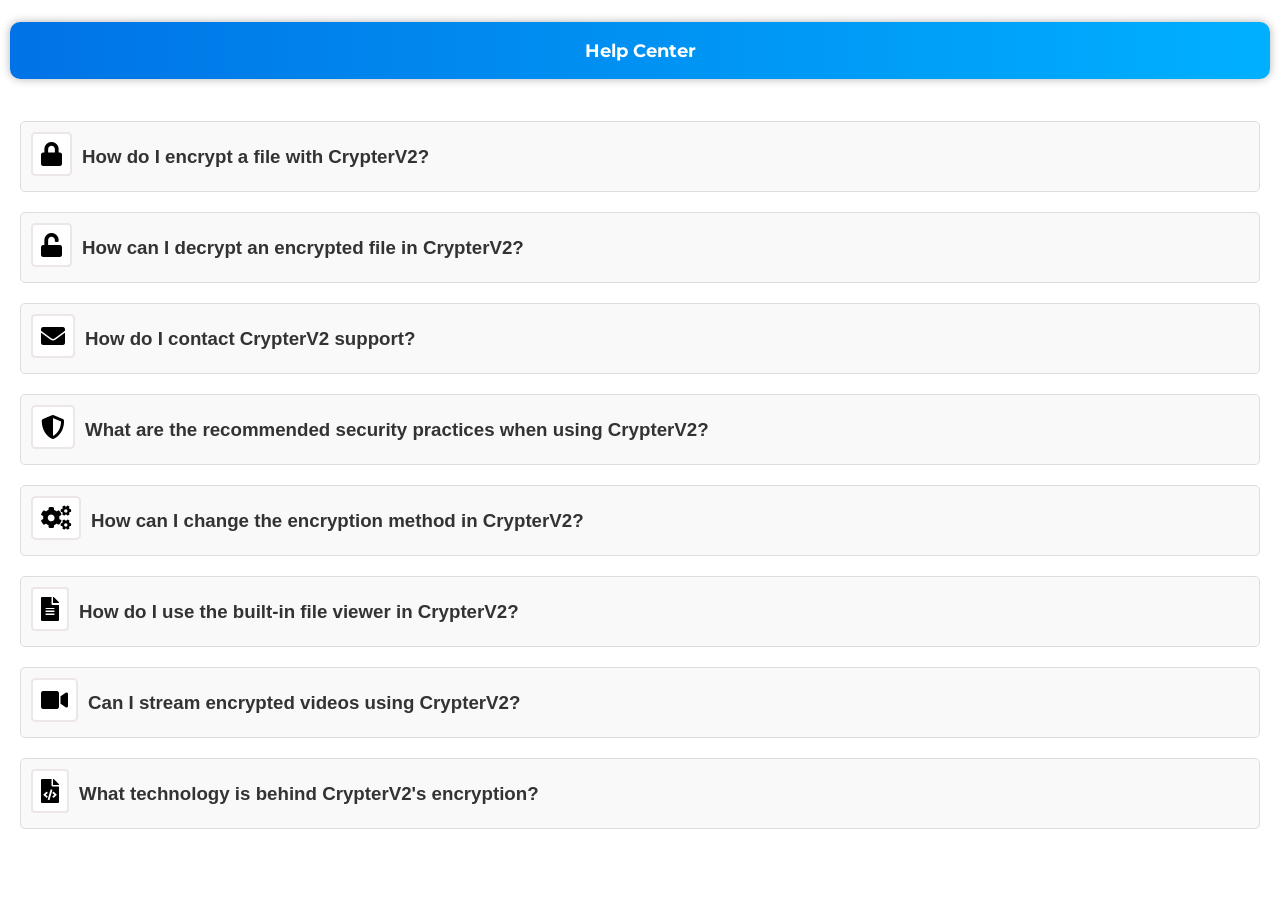
<file: help/index.html>
<!DOCTYPE html>
<html lang="en">
<head>
    <meta charset="UTF-8">
    <meta name="viewport" content="width=device-width, initial-scale=1.0">
    <link rel="stylesheet" href="https://fonts.googleapis.com/css?family=Montserrat&display=swap">
    <link rel="stylesheet" href="https://cdnjs.cloudflare.com/ajax/libs/font-awesome/5.15.3/css/all.min.css" >
    <link rel="stylesheet" href="css/main.css">
    <link rel="stylesheet" href="css/styles.css">
    <link rel="stylesheet" href="css/fonts.css">
    <title>Lilo Help Center</title>
</head>
<body>
    <header>
        <nav>
            <div class="logo">Help Center</div>
        </nav>
    </header>
    <main>
        <section class="question">
            <div class="question-header">
                <h3><i class="fas fa-lock"></i>How do I encrypt a file with CrypterV2?</h3>
            </div>
            <div class="answer">
                <div class="answer-container">
                    <p>Encrypting a file with CrypterV2 is straightforward. Follow these steps:</p>
                    <ol>
                        <li>Log in to your CrypterV2 account.</li>
                        <li>Upload the file you want to encrypt.</li>
                        <li>Select the encryption method and settings.</li>
                        <li>Click the "Encrypt" button to secure your file.</li>
                    </ol>
                </div>
            </div>
        </section>
    
        <section class="question">
            <div class="question-header">
                <h3><i class="fas fa-unlock"></i>How can I decrypt an encrypted file in CrypterV2?</h3>
            </div>
            <div class="answer">
                <div class="answer-container">
                    <p>Decrypting a file in CrypterV2 is easy. Follow these steps:</p>
                    <ol>
                        <li>Log in to your CrypterV2 account.</li>
                        <li>Upload the encrypted file.</li>
                        <li>Select the decryption method and settings.</li>
                        <li>Click the "Decrypt" button to retrieve your original file.</li>
                    </ol>
                </div>
            </div>
        </section>
    
        <section class="question">
            <div class="question-header">
                <h3><i class="fas fa-envelope"></i>How do I contact CrypterV2 support?</h3>
            </div>
            <div class="answer">
                <div class="answer-container">
                    <p>If you need assistance or have questions, you can reach out to CrypterV2 support through the following methods:</p>
                    <ul>
                        <li>Email: support@crypterv2.com</li>
                        <li>Phone: 1-800-555-1234</li>
                        <li>Live chat: Click the chat icon in the bottom right corner of our website.</li>
                    </ul>
                </div>
            </div>
        </section>
    
        <section class="question">
            <div class="question-header">
                <h3><i class="fas fa-shield-alt"></i>What are the recommended security practices when using CrypterV2?</h3>
            </div>
            <div class="answer">
                <div class="answer-container">
                    <p>To enhance your security while using CrypterV2, consider these best practices:</p>
                    <ul>
                        <li>Use a strong, unique password for your CrypterV2 account.</li>
                        <li>Enable two-factor authentication (2FA) for an added layer of protection.</li>
                        <li>Regularly update your encryption keys and passwords.</li>
                        <li>Avoid sharing sensitive information or encryption keys over insecure channels.</li>
                    </ul>
                </div>
            </div>
        </section>
        <section class="question">
            <div class="question-header">
                <h3><i class="fas fa-cogs"></i>How can I change the encryption method in CrypterV2?</h3>
            </div>
            <div class="answer">
                <div class="answer-container">
                    <p>To change the encryption method in CrypterV2, follow these steps:</p>
                    <ol>
                        <li>Log in to your CrypterV2 account.</li>
                        <li>Access the encryption settings or preferences.</li>
                        <li>Select your desired encryption algorithm and key length.</li>
                        <li>Save your changes to apply the new encryption method.</li>
                    </ol>
                </div>
            </div>
        </section>
    
        <section class="question">
            <div class="question-header">
                <h3><i class="fas fa-file-alt"></i>How do I use the built-in file viewer in CrypterV2?</h3>
            </div>
            <div class="answer">
                <div class="answer-container">
                    <p>CrypterV2 includes a built-in file viewer for encrypted files. Here's how to use it:</p>
                    <ol>
                        <li>Log in to your CrypterV2 account.</li>
                        <li>Access the "File Viewer" section.</li>
                        <li>Upload the encrypted file you want to view.</li>
                        <li>Decrypt the file if necessary (if it's not already decrypted).</li>
                        <li>Browse and view the contents of the file within the viewer.</li>
                    </ol>
                </div>
            </div>
        </section>
    
        <section class="question">
            <div class="question-header">
                <h3><i class="fas fa-video"></i>Can I stream encrypted videos using CrypterV2?</h3>
            </div>
            <div class="answer">
                <div class="answer-container">
                    <p>Yes, CrypterV2 offers streaming capabilities for encrypted videos. To stream encrypted videos:</p>
                    <ol>
                        <li>Log in to your CrypterV2 account.</li>
                        <li>Upload the encrypted video file.</li>
                        <li>Generate a streaming link or token for the video.</li>
                        <li>Share the streaming link with authorized viewers who can stream the video securely.</li>
                    </ol>
                </div>
            </div>
        </section>
    
        <section class="question">
            <div class="question-header">
                <h3><i class="fas fa-file-code"></i>What technology is behind CrypterV2's encryption?</h3>
            </div>
            <div class="answer">
                <div class="answer-container">
                    <p>CrypterV2 uses state-of-the-art encryption technology to secure your files. The core encryption technologies include:</p>
                    <ul>
                        <li>Advanced Encryption Standard (AES) for data encryption.</li>
                        <li>RSA (Rivest-Shamir-Adleman) for key exchange and digital signatures.</li>
                        <li>Secure Hash Algorithms (SHA-256) for data integrity.</li>
                    </ul>
                    <p>These technologies work together to provide robust security for your files and data.</p>
                </div>
            </div>
        </section>
    </main>
    <script src="js/main.js"></script>
</body>
</html>
</file>
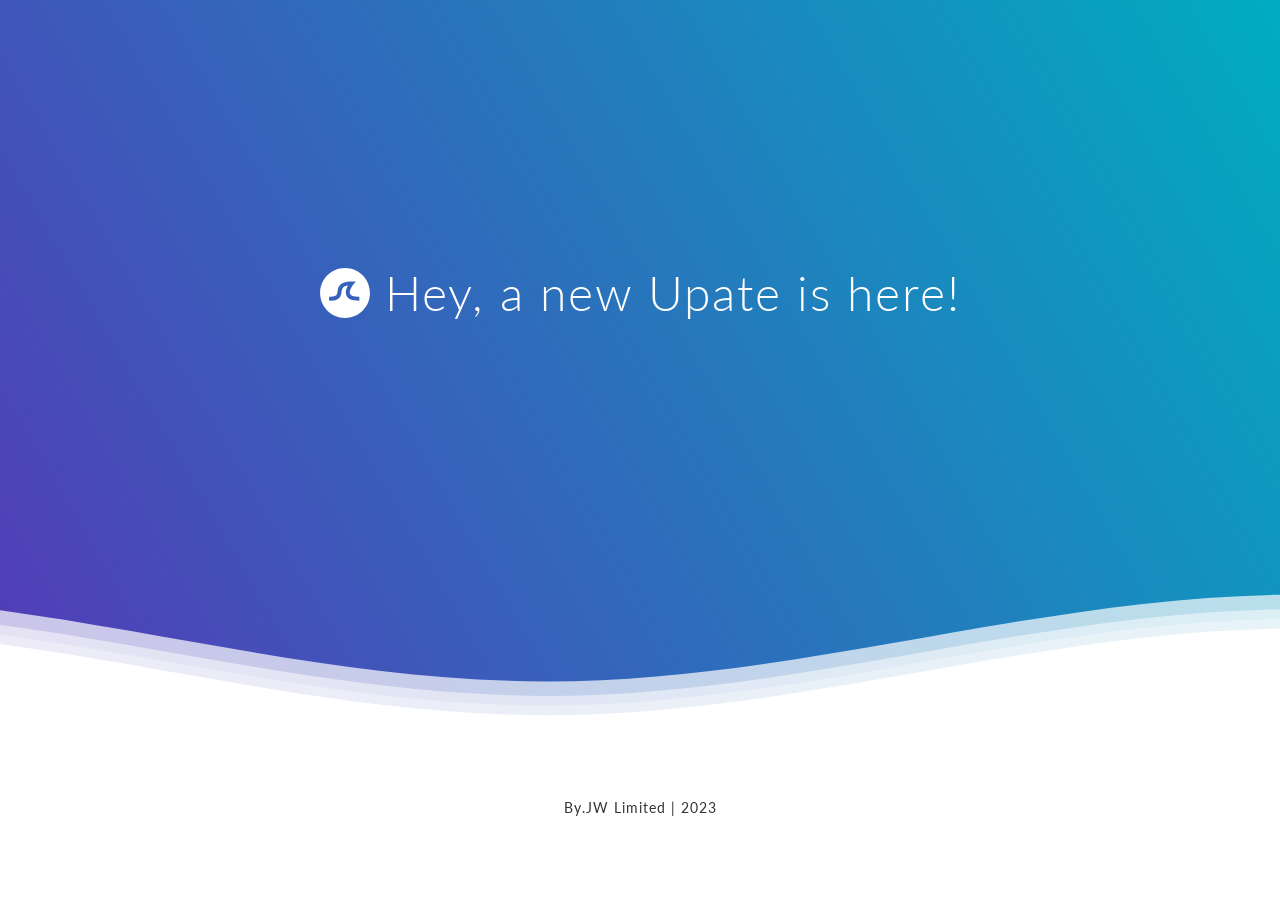
<file: update/index.html>
<!DOCTYPE html>
<html lang="en" >
<head>
  <meta charset="UTF-8">
  <title>CodePen - Simple CSS Waves | Mobile &amp; Full width</title>
  <link rel="stylesheet" href="./style.css">

</head>
<body>
<!-- partial:index.partial.html -->
<!--Hey! This is the original version
of Simple CSS Waves-->

<div class="header">

<!--Content before waves-->
<div class="inner-header flex">
<!--Just the logo.. Don't mind this-->
<svg version="1.1" class="logo" baseProfile="tiny" id="Layer_1" xmlns="http://www.w3.org/2000/svg"
xmlns:xlink="http://www.w3.org/1999/xlink" x="0px" y="0px" viewBox="0 0 500 500" xml:space="preserve">
<path fill="#FFFFFF" stroke="#000000" stroke-width="10" stroke-miterlimit="10" d="M57,283" />
<g><path fill="#fff"
d="M250.4,0.8C112.7,0.8,1,112.4,1,250.2c0,137.7,111.7,249.4,249.4,249.4c137.7,0,249.4-111.7,249.4-249.4
C499.8,112.4,388.1,0.8,250.4,0.8z M383.8,326.3c-62,0-101.4-14.1-117.6-46.3c-17.1-34.1-2.3-75.4,13.2-104.1
c-22.4,3-38.4,9.2-47.8,18.3c-11.2,10.9-13.6,26.7-16.3,45c-3.1,20.8-6.6,44.4-25.3,62.4c-19.8,19.1-51.6,26.9-100.2,24.6l1.8-39.7		c35.9,1.6,59.7-2.9,70.8-13.6c8.9-8.6,11.1-22.9,13.5-39.6c6.3-42,14.8-99.4,141.4-99.4h41L333,166c-12.6,16-45.4,68.2-31.2,96.2	c9.2,18.3,41.5,25.6,91.2,24.2l1.1,39.8C390.5,326.2,387.1,326.3,383.8,326.3z" />
</g>
</svg>
<h1>Hey, a new Upate is here!
</h1>
</div>

<!--Waves Container-->
<div>
<svg class="waves" xmlns="http://www.w3.org/2000/svg" xmlns:xlink="http://www.w3.org/1999/xlink"
viewBox="0 24 150 28" preserveAspectRatio="none" shape-rendering="auto">
<defs>
<path id="gentle-wave" d="M-160 44c30 0 58-18 88-18s 58 18 88 18 58-18 88-18 58 18 88 18 v44h-352z" />
</defs>
<g class="parallax">
<use xlink:href="#gentle-wave" x="48" y="0" fill="rgba(255,255,255,0.7" />
<use xlink:href="#gentle-wave" x="48" y="3" fill="rgba(255,255,255,0.5)" />
<use xlink:href="#gentle-wave" x="48" y="5" fill="rgba(255,255,255,0.3)" />
<use xlink:href="#gentle-wave" x="48" y="7" fill="#fff" />
</g>
</svg>
</div>
<!--Waves end-->

</div>
<!--Header ends-->

<!--Content starts-->
<div class="content flex">
  <p>By.JW Limited | 2023 </p>
</div>
<!--Content ends-->
<!-- partial -->
  
</body>
</html>
</file>
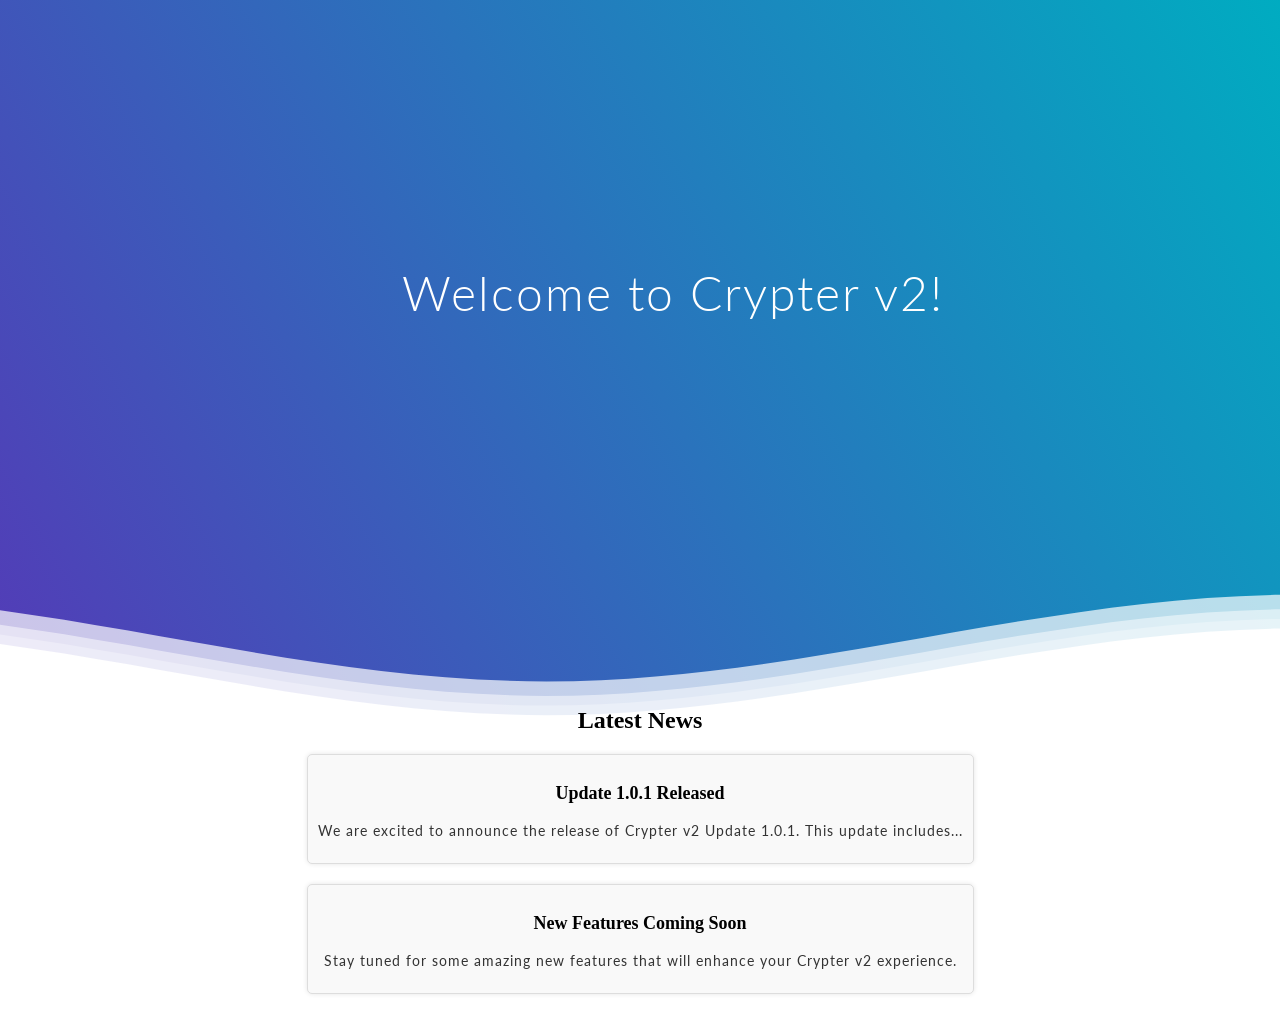
<file: welcome_v2/index.html>
<!DOCTYPE html>
<html lang="en">
<head>
    <meta charset="UTF-8">
    <title>StartScreen</title>
    <link rel="stylesheet" href="css/styles.css">
</head>
<body>
    <div class="header">
        <div class="inner-header flex">
            <svg version="1.1" class="logo" baseProfile="tiny" id="Layer_1" xmlns="http://www.w3.org/2000/svg"
                xmlns:xlink="http://www.w3.org/1999/xlink" x="0px" y="0px" viewBox="0 0 500 500" xml:space="preserve">
                <!-- Your logo path here -->
            </svg>
            <h1>Welcome to Crypter v2!</h1>
        </div>
        <div>
            <svg class="waves" xmlns="http://www.w3.org/2000/svg" xmlns:xlink="http://www.w3.org/1999/xlink"
                viewBox="0 24 150 28" preserveAspectRatio="none" shape-rendering="auto">
                <defs>
                    <path id="gentle-wave"
                        d="M-160 44c30 0 58-18 88-18s 58 18 88 18 58-18 88-18 v44h-352z" />
                </defs>
                <g class="parallax">
                    <use xlink:href="#gentle-wave" x="48" y="0" fill="rgba(255,255,255,0.7" />
                    <use xlink:href="#gentle-wave" x="48" y="3" fill="rgba(255,255,255,0.5)" />
                    <use xlink:href="#gentle-wave" x="48" y="5" fill="rgba(255,255,255,0.3)" />
                    <use xlink:href="#gentle-wave" x="48" y="7" fill="#fff" />
                </g>
            </svg>
        </div>
    </div>
    <div class="content flex">
        <div class="news">
            <h2>Latest News</h2>
            <div class="news-item">
                <h3>Update 1.0.1 Released</h3>
                <p>We are excited to announce the release of Crypter v2 Update 1.0.1. This update includes...</p>
            </div>
            <div class="news-item">
                <h3>New Features Coming Soon</h3>
                <p>Stay tuned for some amazing new features that will enhance your Crypter v2 experience.</p>
            </div>
        </div>
    </div>
</body>
</html>
</file>
<file: help/css/main.css>
/* Reset some default styles */
body, h1, h2, h3, p, ul, ol, li {
    margin: 0;
    padding: 0;
}

/* Rest of your global styles go here */


body {
    font-family: Arial, sans-serif;
}

/* Add your global styles here */
/* Styles for the header with a blue gradient */
header {
    color: white;
    padding: 22px 10px;
    text-align: center;
    padding: 20;
}


nav ul {
    list-style-type: none;
}

nav ul li {
    display: inline;
    margin-right: 20px;
}

/* Customize your content styles */
main {
    
    padding: 20px;
}

section {
    margin-bottom: 30px;
}
</file>
<file: help/css/styles.css>
/* Styles for the collapsible questions */
.question {
    margin-bottom: 20px;
    background-color: #f9f9f9;
    border: 1px solid #ddd;
    border-radius: 5px;
    padding: 10px;
    cursor: pointer;
    position: relative; /* Add this line */
    transition: background-color 0.3s, transform 0.3s; /* Add transitions for background-color and transform */
}
.question h3 {
    margin-bottom: 5px;
    color: #333;
}

/* Initially hide the answer */
.question .answer {
    max-height: 0;
    opacity: 0;
    overflow: hidden;
    transition: max-height 0.3s ease-in-out, opacity 0.3s ease-in-out;
}

/* Style for the active (open) answer */
.question.active .answer {
    max-height: 1000px; /* Adjust to a suitable maximum height */
    opacity: 1;
}

/* Style for the answer container within the question */
.question .answer-container {
    background-color: #f9f9f9;
    border: 1px solid #ddd;
    border-radius: 5px;
    padding: 10px;
    margin-top: 10px; /* Add margin to separate it from the question */
}


.question .answer-container {
    background-color: #f9f9f9;
    border: 1px solid #ddd;
    border-radius: 5px;
    padding: 10px;
    margin-top: 10px; /* Add margin to separate it from the question */
}

/* Style for the logo with floating animation */
.logo {
    display: flex;
    align-items: center;
    justify-content: center;
    font-size: 1.1rem;
    font-weight: bold;
    font-family: 'Montserrat', sans-serif;
    color: #fff;
    background: linear-gradient(to right, #0073e6, #00b0ff);
    padding: 18px;
    border-radius: 10px;
    box-shadow: 0 0 10px rgba(0, 0, 0, 0.3);
    opacity: 100; /* Start with opacity 0 */
    transition: opacity 1s ease-in; /* Add a fade-in transition */
}

@keyframes floatIn {
    0% {
        transform: translateY(-100px); /* Initial position above the viewport */
        opacity: 0; /* Start invisible */
    }
    100% {
        transform: translateY(0); /* Final position at its place */
        opacity: 1; /* Fully visible */
    }
}

/* Style for the answer container within the question */
.question .answer-container {
    background-color: #f9f9f9;
    border: 1px solid #ddd;
    border-radius: 5px;
    padding: 10px;
    margin-top: 10px; /* Add margin to separate it from the question */
}

/* Style for the unordered list (ul) and ordered list (ol) */
.question .answer-container ul,
.question .answer-container ol {
    list-style-type: none;
    padding: 0;
}

/* Style for the list items (li) */
.question .answer-container ul li,
.question .answer-container ol li {
    margin: 5px 0;
    padding-left: 20px; /* Add left padding to create a bullet effect */
    position: relative;
}

/* Style for the list item bullet */
.question .answer-container ul li::before,
.question .answer-container ol li::before {
    content: '\2022'; /* Unicode bullet character */
    position: absolute;
    left: 0;
    color: #333; /* Color of the bullet */
}

.question-header i {
    font-size: 24px;
    margin-right: 10px;
    border: 2px solid #ece6e6;
    border-radius: 10%; /* Makes the icon circular */
    padding: 8px;
    background-color: #ffffff;
    color: #000000;
}
</file>
<file: help/css/fonts.css>
@import url('https://fonts.googleapis.com/css2?family=Lobster&display=swap');
</file>
<file: update/style.css>
@import url(//fonts.googleapis.com/css?family=Lato:300:400);

body {
  margin:0;
}

h1 {
  font-family: 'Lato', sans-serif;
  font-weight:300;
  letter-spacing: 2px;
  font-size:48px;
}
p {
  font-family: 'Lato', sans-serif;
  letter-spacing: 1px;
  font-size:14px;
  color: #333333;
}

.header {
  position:relative;
  text-align:center;
  background: linear-gradient(60deg, rgba(84,58,183,1) 0%, rgba(0,172,193,1) 100%);
  color:white;
}
.logo {
  width:50px;
  fill:white;
  padding-right:15px;
  display:inline-block;
  vertical-align: middle;
}

.inner-header {
  height:65vh;
  width:100%;
  margin: 0;
  padding: 0;
}

.flex { /*Flexbox for containers*/
  display: flex;
  justify-content: center;
  align-items: center;
  text-align: center;
}

.waves {
  position:relative;
  width: 100%;
  height:15vh;
  margin-bottom:-7px; /*Fix for safari gap*/
  min-height:100px;
  max-height:150px;
}

.content {
  position:relative;
  height:20vh;
  text-align:center;
  background-color: white;
}

/* Animation */

.parallax > use {
  animation: move-forever 25s cubic-bezier(.55,.5,.45,.5)     infinite;
}
.parallax > use:nth-child(1) {
  animation-delay: -2s;
  animation-duration: 7s;
}
.parallax > use:nth-child(2) {
  animation-delay: -3s;
  animation-duration: 10s;
}
.parallax > use:nth-child(3) {
  animation-delay: -4s;
  animation-duration: 13s;
}
.parallax > use:nth-child(4) {
  animation-delay: -5s;
  animation-duration: 20s;
}
@keyframes move-forever {
  0% {
   transform: translate3d(-90px,0,0);
  }
  100% { 
    transform: translate3d(85px,0,0);
  }
}
/*Shrinking for mobile*/
@media (max-width: 768px) {
  .waves {
    height:40px;
    min-height:40px;
  }
  .content {
    height:30vh;
  }
  h1 {
    font-size:24px;
  }
}
</file>
<file: welcome_v2/css/styles.css>
@import url(//fonts.googleapis.com/css?family=Lato:300:400);

body {
  margin:0;
}

h1 {
  font-family: 'Lato', sans-serif;
  font-weight:300;
  letter-spacing: 2px;
  font-size:48px;
}
p {
  font-family: 'Lato', sans-serif;
  letter-spacing: 1px;
  font-size:14px;
  color: #333333;
}

.header {
  position:relative;
  text-align:center;
  background: linear-gradient(60deg, rgba(84,58,183,1) 0%, rgba(0,172,193,1) 100%);
  color:white;
}
.logo {
  width:50px;
  fill:white;
  padding-right:15px;
  display:inline-block;
  vertical-align: middle;
}

.inner-header {
  height:65vh;
  width:100%;
  margin: 0;
  padding: 0;
}

.flex { /*Flexbox for containers*/
  display: flex;
  justify-content: center;
  align-items: center;
  text-align: center;
}

.waves {
    position: relative;
    width: 100%;
    height: 15vh;
    margin-bottom: -7px;
    min-height: 100px;
    max-height: 150px;
}

.content {
    position: relative;
    padding: 20px;
    text-align: center;
    background-color: white;
}

.news {
    max-width: 800px;
    margin: 0 auto;
    margin-top: -50px; /* Adjust the margin to position the news section under the Crypter v2 header */
}

.news h2 {
    font-size: 24px;
    margin-bottom: 20px;
}

.news-item {
    margin-bottom: 20px;
    padding: 10px;
    background-color: #f9f9f9;
    border: 1px solid #ddd;
    border-radius: 5px;
    box-shadow: 0 0 5px rgba(0, 0, 0, 0.1);
}

.news-item h3 {
    font-size: 18px;
}

.news-item p {
    font-size: 14px;
}


.parallax > use {
  animation: move-forever 25s cubic-bezier(.55,.5,.45,.5)     infinite;
}
.parallax > use:nth-child(1) {
  animation-delay: -2s;
  animation-duration: 7s;
}
.parallax > use:nth-child(2) {
  animation-delay: -3s;
  animation-duration: 10s;
}
.parallax > use:nth-child(3) {
  animation-delay: -4s;
  animation-duration: 13s;
}
.parallax > use:nth-child(4) {
  animation-delay: -5s;
  animation-duration: 20s;
}
@keyframes move-forever {
  0% {
   transform: translate3d(-90px,0,0);
  }
  100% { 
    transform: translate3d(85px,0,0);
  }
}
/*Shrinking for mobile*/
@media (max-width: 768px) {
  .waves {
    height:40px;
    min-height:40px;
  }
  .content {
    height:30vh;
  }
  h1 {
    font-size:24px;
  }
}
</file>
